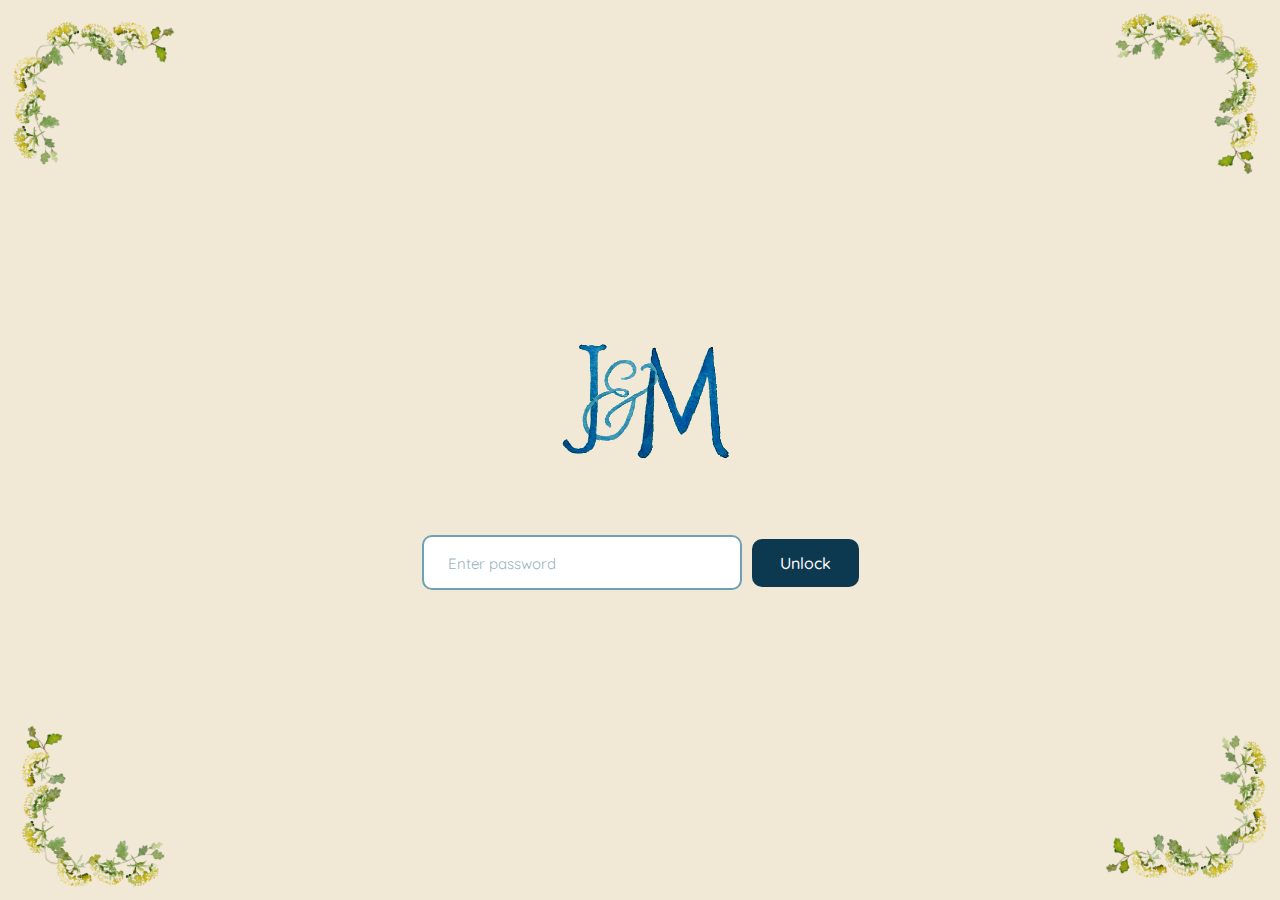
<file: index.html>
<!doctype html>
<html lang="en">

<head>
  <meta name="viewport" content="width=device-width, initial-scale=1" />
  <meta charset="utf-8" />
  <title>Wedding Invitation - Joaquin & Marita</title>
  <meta name="description" content="Join us for the wedding." />

  <!-- Open Graph / Social Media -->
  <meta property="og:title" content="Joaquin & Marita - Wedding Invitation" />
  <meta property="og:description" content="Join us for our wedding celebration." />
  <meta property="og:image" content="https://joaquinemarita.com/assets/img/logoJyMsm.png" />
  <meta property="og:type" content="website" />

  <!-- Favicon -->
  <link rel="icon" type="image/png" href="assets/img/logoJyM.png" />

  <link rel="stylesheet" href="assets/css/style.css" />
  <link rel="preconnect" href="https://fonts.googleapis.com" />
  <link rel="preconnect" href="https://fonts.gstatic.com" crossorigin />
  <link
    href="https://fonts.googleapis.com/css2?family=Quicksand:wght@300..700&family=Source+Sans+3:ital,wght@0,300..900;1,300..900&display=swap"
    rel="stylesheet" />
</head>

<body>
  <!-- Login Overlay -->
  <div id="login-overlay" class="login-overlay">
    <div class="login-decoration top-left"></div>
    <div class="login-decoration top-right"></div>
    <div class="login-decoration bottom-left"></div>
    <div class="login-decoration bottom-right"></div>

    <div class="login-content">
      <img class="login-logo" src="assets/img/logoJyM.png" alt="J&M Logo" />
      <div class="login-form">
        <input type="password" id="password-input" class="password-input" placeholder="Enter password"
          autocomplete="off" />
        <button id="unlock-btn" class="unlock-btn">Unlock</button>
      </div>
      <p id="error-message" class="error-message" hidden>Incorrect password. Please try again.</p>
    </div>
  </div>

  <div class="landing-quicksand" id="main-content"></div>

  <template id="site-content">
    <nav class="navbar">
      <a class="navbar-brand" href="#inicio">
        <img class="img-logo-nav" src="./assets/img/logoJyM.png" alt="Logo JyM" />
      </a>
      <button class="hamburger" aria-label="Toggle menu" aria-expanded="false">
        <span></span>
        <span></span>
        <span></span>
      </button>
      <ul class="nav-links">
        <li><a href="#ceremony">The Weekend</a></li>
        <li><a href="#rsvp" class="rsvp-link">RSVP</a></li>
        <li><a href="#travel">Travel</a></li>
        <li><a href="#gifts">Gifts</a></li>
      </ul>
    </nav>

    <section class="inicio" id="inicio">
      <div class="imagen-inicio">
        <picture>
          <source srcset="assets/img/Header-orizz.png" media="(min-width: 601px)" />
          <img class="img-sitio" src="assets/img/Header sito.png" alt="Wedding header illustration" />
        </picture>
      </div>

      <div class="titulos-inicio">
        <h1 class="hero-title">11th of July 2026</h1>
        <h1 class="hero-subtitle">Montalto di Castro</h1>
      </div>
    </section>

    <section class="the-weekend">
      <div class="division divider-main">
        <img class="cornice-puffetti" src="assets/img/Cornice puffetti e querce.png" alt="Decorative floral border" />
        <img class="cornice-puffetti" src="assets/img/Cornice puffetti e querce.png" alt="Decorative floral border" />
        <img class="cornice-puffetti" src="assets/img/Cornice puffetti e querce.png" alt="Decorative floral border" />
        <img class="cornice-puffetti" src="assets/img/Cornice puffetti e querce.png" alt="Decorative floral border" />
        <img class="cornice-puffetti" src="assets/img/Cornice puffetti e querce.png" alt="Decorative floral border" />
      </div>

      <article class="event-section ceremony" id="ceremony">
        <div class="title-container">
          <h2 class="title-weekend">Wedding Ceremony</h2>
          <div class="info-date">
            <p class="p">Saturday 11th of July 2026 at 17h</p>
          </div>
        </div>

        <div class="event-body">
          <div class="img-container">
            <img class="img-event img-ceremony" src="assets/img/Chiesa.png" alt="Chiesa di Santa Maria Assunta"
              loading="lazy" />
          </div>

          <div class="event-details text-ceremony-align">
            <div class="info-date desktop-only">
              <p class="p">Saturday 11th of July 2026 at 17h</p>
            </div>

            <div class="location-wrapper">
              <p class="event-venue p">Chiesa di Santa Maria Assunta</p>

              <div class="address-row">
                <img class="location-pin" src="assets/img/pasador-de-ubicacion.png" alt="Location pin" />
                <div class="address-text-block">
                  <p class="address-street">Via S. Paolo della Croce, 3</p>
                  <p class="address-city">Montalto di Castro</p>
                </div>
              </div>

              <a href="https://maps.app.goo.gl/4UdSwKq5dqxNddnt9" target="_blank" rel="noopener noreferrer"
                class="button-2">Directions</a>
            </div>

            <p class="dress-code">Dress code:<br> Formal attire – blue suit</p>
          </div>
        </div>
      </article>

      <div class="division">
        <img class="cornice-puffetti" src="assets/img/Cornice puffetti e querce.png" alt="Decorative floral border" />
        <img class="cornice-puffetti" src="assets/img/Cornice puffetti e querce.png" alt="Decorative floral border" />
        <img class="cornice-puffetti" src="assets/img/Cornice puffetti e querce.png" alt="Decorative floral border" />
      </div>

      <article class="event-section cocktail-and-dinner" id="cocktail">
        <div class="title-container">
          <h2 class="title-weekend">Cocktail and Dinner Party</h2>
          <p class="p">Saturday 11th of July 2026 at 18.30h</p>
        </div>
        <div class="img-container">
          <img class="img-event img-dinner" src="assets/img/Ceremony - Villa senza cielo .png" alt="La Rovere venue"
            loading="lazy" />
        </div>

        <div class="event-details">
          <div class="location-wrapper">
            <p class="event-venue p">La Rovere</p>

            <div class="address-row">
              <img class="location-pin" src="assets/img/pasador-de-ubicacion.png" alt="Location pin" />
              <div class="address-text-block">
                <p class="address-street">Strada della Ramata, 1</p>
                <p class="address-city">Montalto di Castro</p>
              </div>
            </div>

            <a href="https://maps.app.goo.gl/Bjmwe58FS7nrcEnD6" target="_blank" rel="noopener noreferrer"
              class="button-2">Directions</a>
          </div>
        </div>
      </article>
    </section>

    <section class="RSVP" id="rsvp">
      <div class="wrapper-RSVP">
        <h2 class="title-weekend">RSVP</h2>
        <p class="form-italic-title">
          Please provide the following information
        </p>
        <form class="form" action="https://formsubmit.co/joaquinemarita@alfafcm.com" method="POST" id="rsvp-form">
          <input type="hidden" name="_subject" value="Nueva confirmación de asistencia - Boda Joaquin & Marita">
          <input type="hidden" name="_template" value="table">
          <input type="hidden" name="_captcha" value="false">
          <!-- Honeypot anti-spam field (hidden from humans, bots fill it) -->
          <div style="position:absolute;left:-9999px;top:-9999px;" aria-hidden="true">
            <label for="website">Website</label>
            <input type="text" id="website" name="website" tabindex="-1" autocomplete="off" />
          </div>
          <fieldset class="personal-fieldset">
            <legend class="fieldset-legend">Personal Information</legend>
            <div class="form-row">
              <div class="input-wrapper">
                <label class="input-label" for="name">Name <span class="required-star">*</span></label>
                <input class="input-field" type="text" id="name" name="first_name" placeholder="Enter your first name"
                  required />
              </div>
              <div class="input-wrapper">
                <label class="input-label" for="surname">Surname <span class="required-star">*</span></label>
                <input class="input-field" type="text" id="surname" name="last_name" placeholder="Enter your last name"
                  required />
              </div>
            </div>
          </fieldset>
          <fieldset class="address-fieldset">
            <legend class="fieldset-legend">Address</legend>
            <div class="input-wrapper">
              <label class="input-label" for="street">Street <span class="required-star">*</span></label>
              <input class="input-field" type="text" id="street" name="street"
                placeholder="Enter your street name and number" required />
            </div>
            <div class="form-row">
              <div class="input-wrapper">
                <label class="input-label" for="city">City <span class="required-star">*</span></label>
                <input class="input-field" type="text" id="city" name="city" placeholder="Enter your city" required />
              </div>
              <div class="input-wrapper">
                <label class="input-label" for="postal-code">Postal Code <span class="required-star">*</span></label>
                <input class="input-field" type="text" id="postal-code" name="postal_code"
                  placeholder="Enter your postal code" required />
              </div>
            </div>
            <div class="form-row">
              <div class="input-wrapper">
                <label class="input-label" for="province">Province/Region <span class="required-star">*</span></label>
                <input class="input-field" type="text" id="province" name="province_region"
                  placeholder="Enter your State or region" required />
              </div>
              <div class="input-wrapper">
                <label class="input-label" for="country">Country <span class="required-star">*</span></label>
                <input class="input-field" type="text" id="country" name="country" placeholder="Enter your country"
                  required />
              </div>
            </div>
          </fieldset>
          <fieldset class="attendance-fieldset">
            <legend class="fieldset-legend">
              Will you be attending? <span class="required-star">*</span>
            </legend>
            <div class="radio-options-container">
              <div class="radio-option">
                <input type="radio" id="attending-yes" name="attending" value="yes" class="radio-input" required />
                <label for="attending-yes">Yes</label>
              </div>
              <div class="radio-option">
                <input type="radio" id="attending-no" name="attending" value="no" class="radio-input" required />
                <label for="attending-no">No</label>
              </div>
            </div>
          </fieldset>
          <div class="input-wrapper">
            <label for="food-restrictions" class="fieldset-legend">Food restrictions</label>
            <p class="text-wrapper-21">
              Please let us know if you have any food restrictions or
              allergies we should be aware of
            </p>
            <textarea class="input-field" id="food-restrictions" name="food-restrictions"
              placeholder="e.g. Vegetarian, gluten-free, peanut allergy..." rows="4"></textarea>
          </div>
          <div class="submit-button-container">
            <button type="submit" class="button-2" id="rsvp-submit-btn">Submit</button>
          </div>
        </form>
        <!-- Modal de Confirmación -->
        <div id="rsvp-modal" class="modal-overlay" hidden>
          <div class="modal-content rectangular">
            <img class="modal-dogs-img" src="assets/img/Cornice cani.png" alt="Two dogs with flowers decoration" />
            <h3 class="modal-title">Thank you!</h3>
            <p class="modal-message">Your RSVP has been successfully sent.</p>
            <img class="modal-check-img" src="assets/img/comprobado (1).png" alt="Confirmation check" />
            <button type="button" class="button-2 modal-close-btn" onclick="closeRSVPModal()">Close</button>
          </div>
        </div>
      </div>
    </section>

    <section class="travel" id="travel" aria-labelledby="travel-heading">
      <img class="cornice-puffetti" src="assets/img/Cornice puffetti e querce.png" alt="Decorative floral border" />
      <h2 id="travel-heading" class="title-weekend">TRAVELING TO MONTALTO</h2>
      <article class="how-to-get-here">
        <h3 class="sub-heading">How to get here</h3>
        <div class="columns-container">
          <div class="column column-image">
            <div class="img-container">
              <img class="how-to-get-here" src="assets/img/How to get here .png" alt="Airport illustration"
                loading="lazy" />
            </div>
          </div>
          <div class="column column-text-desktop">
            <p class="the-easiest-way-to">
              The easiest way to reach Montalto di Castro from abroad is by flying into Rome Fiumicino Airport (about
              100 km away).
            </p>
            <p class="airlines-text">
              Most international airlines have direct flights to Fiumicino.
            </p>
            <p class="text-wrapper-29 desktop-only">
              From the airport or from Rome, we strongly recommend renting a
              car, as the area of Montalto does not have taxi services or
              Uber.
            </p>
          </div>
        </div>
        <p class="airlines-text mobile-text">
          Most international airlines have direct flights to Fiumicino.
        </p>
        <div class="text-second mobile-only">
          <p class="text-wrapper-29">
            From the airport or from Rome, we strongly recommend renting a
            car, as the area of Montalto does not have taxi services or
            Uber.
          </p>
        </div>
        <div class="text-third">
          <p class="text-wrapper-28">
            Montalto di Castro is also accessible by train from Rome, with a
            local train station on the main coastal line. However, once in
            town, transportation options are limited, so a car is still
            recommended for getting around comfortably.
          </p>
        </div>
      </article>
      <article class="where-to-stay">
        <h3 class="sub-heading">Where to stay</h3>
        <div class="img-container">
          <img class="where-to-stay-2" src="assets/img/Where to stay 2.png" alt="Hotel illustration" loading="lazy" />
        </div>
        <p class="we-have-put-together">
          <span class="span">We have put together a list of several hotels available in the
            area. <br /><br />The three hotels located in Montalto di Castro
            have a special rate available for our guests with the code
          </span>
          <span class="text-wrapper-31">"Matrimonio Joaquin e Marita"</span>
        </p>
        <p class="book-early-notice">We suggest you book your accommodation early as availability
          is limited, especially during the busy summer season!</p>
        <img class="vector-3" src="assets/img/paint-roller-rectangle-sm.svg" alt="" role="presentation" />
      </article>
      <div class="component">
        <p class="click-here-to-view">
          <span class="toggle-prefix">Click </span>
          <a href="#" id="view-hotels-link" style="color: #0d3950;">here</a>
          <span class="toggle-suffix"> to view hotels</span>
        </p>
        <div id="hotel-list-container"></div>
      </div>
    </section>

    <section class="around-montalto" id="around-montalto" aria-labelledby="around-montalto-heading">
      <h2 id="around-montalto-heading" class="title-weekend">Around Montalto</h2>
      <p class="around-montalto-intro">
        The area around Montalto offers many activities, from relaxing days at the beach to exploring the local culture
        and heritage, including great food!
      </p>
      <p class="around-montalto-intro">
        Everything is close enough but keep in mind there is always some driving involved. Also we advise you book the
        restaurants and the beaches in advance as summer can get very busy around here.
      </p>
      <p class="around-montalto-subtitle"><em>Here are a few recommendations:</em></p>

      <div class="recommendations-wrapper">
        <div class="tabs" role="tablist" aria-label="Recommendations">
          <button class="tab-button active" role="tab" aria-selected="true" aria-controls="panel-beaches"
            data-tab="beaches">BEACHES</button>
          <button class="tab-button" role="tab" aria-selected="false" aria-controls="panel-cultural"
            data-tab="cultural">CULTURAL</button>
          <button class="tab-button" role="tab" aria-selected="false" aria-controls="panel-restaurants"
            data-tab="restaurants">RESTAURANTS</button>
        </div>
        <div class="recommendations-card">

          <div id="panel-beaches" class="tab-panel active" role="tabpanel">
            <ul class="recommendations-list">
              <li>Ultima Spiaggia – Chiarone</li>
              <li>La Dogana – Pescia Romana</li>
              <li>Carmen Bay – Macchia Tonda</li>
              <li>Jacaré – La Torba</li>
              <li>Frigidaire – Capalbio</li>
              <li>Le Streghe – Orbetello</li>
            </ul>
            <img class="tab-panel-img" src="assets/img/tab-beaches.png" alt="Beach umbrella illustration"
              loading="lazy" />
          </div>

          <div id="panel-cultural" class="tab-panel" role="tabpanel">
            <ul class="recommendations-list">
              <li>Parco Archeologico di Vulci</li>
              <li>Tarquinia and the Museo Archeologico</li>
              <li>Borgo di Capalbio Alto</li>
              <li>Hypermaremma Installations</li>
              <li>Il Giardino dei Tarocchi – Capalbio</li>
              <li>Palazzo Farnese – Caprarola</li>
              <li>Giardini di Bomarzo – Bomarzo</li>
              <li>Villa Lante – Bagnaia</li>
            </ul>
            <img class="tab-panel-img" src="assets/img/tab-cultural.png" alt="Italian village illustration"
              loading="lazy" />
          </div>

          <div id="panel-restaurants" class="tab-panel" role="tabpanel">
            <ul class="recommendations-list">
              <li>Le Murelle – Montalto di Castro</li>
              <li>Namo Ristobottega – Tarquinia</li>
              <li>La Dogana – Pescia Romana</li>
              <li>Carmen Bay – Macchia Tonda</li>
              <li>La Selva – Capalbio</li>
              <li>Il Frantoio – Capalbio</li>
              <li>Il Fontanile dei Caprai – Capalbio</li>
              <li>La Capanna del Circolo S. Irma – Capalbio</li>
              <li>Da Tullio – Capalbio</li>
              <li>Ristorante La Porta – Capalbio</li>
              <li>Trattoria A Marsi – Marsiliana</li>
            </ul>
            <img class="tab-panel-img" src="assets/img/tab-restaurants.png" alt="Pasta dish illustration"
              loading="lazy" />
          </div>
        </div>
      </div>
    </section>

    <section class="wedding-gifts" id="gifts" aria-labelledby="wedding-gifts-heading">
      <img class="wedding-gifts-img" src="assets/img/Cornice semplice.png" alt="Decorative floral frame" />
      <h2 id="wedding-gifts-heading" class="title-weekend">Wedding Gifts</h2>
      <p class="wedding-gifts-text">
        The greatest gift is to celebrate with you in Montalto, but if you wish to make us a present please click on the
        link below
      </p>
      <a href="https://given2.us/JoaquinMarita-11-07-2026/list" target="_blank" rel="noopener noreferrer"
        class="button-2 wishlist-button">Wishlist</a>
      <p class="registry-intro">We also have a registry at:</p>
      <ul class="registry-list">
        <li>Chez Dédé Store – Via di Monserrato 35</li>
        <li>Vio's Shop – Via degli Orsini 25</li>
        <li>Molto Collectibles – Piazza Bainsizza 13</li>
      </ul>
    </section>

    <section class="faq-section" id="faq" aria-labelledby="faq-heading">
      <img class="faq-header-img" src="assets/img/Cornice cani.png" alt="Two dogs with flowers decoration" />
      <h2 id="faq-heading" class="title-weekend">FAQ's</h2>

      <div class="faq-item">
        <button class="faq-toggle" aria-expanded="false">
          <span>Parking at the church</span>
          <span class="faq-arrow">&#9662;</span>
        </button>
        <div class="faq-answer">
          <p>There are no private garages or parking facilities in the town of Montalto di Castro, but you will be able
            to find street parking close to the old town in dedicated areas such as:</p>
          <ul>
            <li>Via Gravisca</li>
            <li>Piazza Felice Guglielmi</li>
            <li>Via Aurelia Tarquinia</li>
            <li>Viale Giuseppe Garibaldi</li>
          </ul>
        </div>
      </div>

      <hr class="faq-divider" />

      <div class="faq-item">
        <button class="faq-toggle" aria-expanded="false">
          <span>What to wear</span>
          <span class="faq-arrow">&#9662;</span>
        </button>
        <div class="faq-answer">
          <p>
            We kindly invite our guests to dress in elegant formal attire. Gentlemen are encouraged to wear navy blue
            suits with a tie (please avoid black or light blue suits and bow ties), and ladies to wear elegant cocktail
            or midi dresses (please avoid black dresses).
          </p>
          <p>
            As the ceremony will be held in a church, we suggest that ladies bring something to cover their shoulders, a
            shawl will be perfectly suitable. Stiletto heels should be avoided as the wedding will take place entirely
            in a garden.
          </p>
        </div>
      </div>

      <hr class="faq-divider" />

      <div class="faq-item">
        <button class="faq-toggle" aria-expanded="false">
          <span>Further information</span>
          <span class="faq-arrow">&#9662;</span>
        </button>
        <div class="faq-answer">
          <p>
            For any questions don't hesitate to contact us by email at
            <a href="mailto:joaquinemarita@alfafcm.com">joaquinemarita@alfafcm.com</a>
            or via WhatsApp at
            <a href="https://wa.me/393407009445">+39 340 700 9445</a>.
          </p>
        </div>
      </div>

      <hr class="faq-divider" />
    </section>
    <div class="division divider-main footer-divider">
      <img class="cornice-puffetti" src="assets/img/Cornice puffetti e querce.png" alt="Decorative floral border" />
      <img class="cornice-puffetti" src="assets/img/Cornice puffetti e querce.png" alt="Decorative floral border" />
      <img class="cornice-puffetti" src="assets/img/Cornice puffetti e querce.png" alt="Decorative floral border" />
      <img class="cornice-puffetti" src="assets/img/Cornice puffetti e querce.png" alt="Decorative floral border" />
      <img class="cornice-puffetti" src="assets/img/Cornice puffetti e querce.png" alt="Decorative floral border" />
    </div>

    <div class="illustrator-credit">
      <p id="illustrator-credit-p">Illustrations by @tildecor_ ♥</p>
    </div>
  </template>

  <script src="js/script.js"></script>
</body>

</html>
</file>
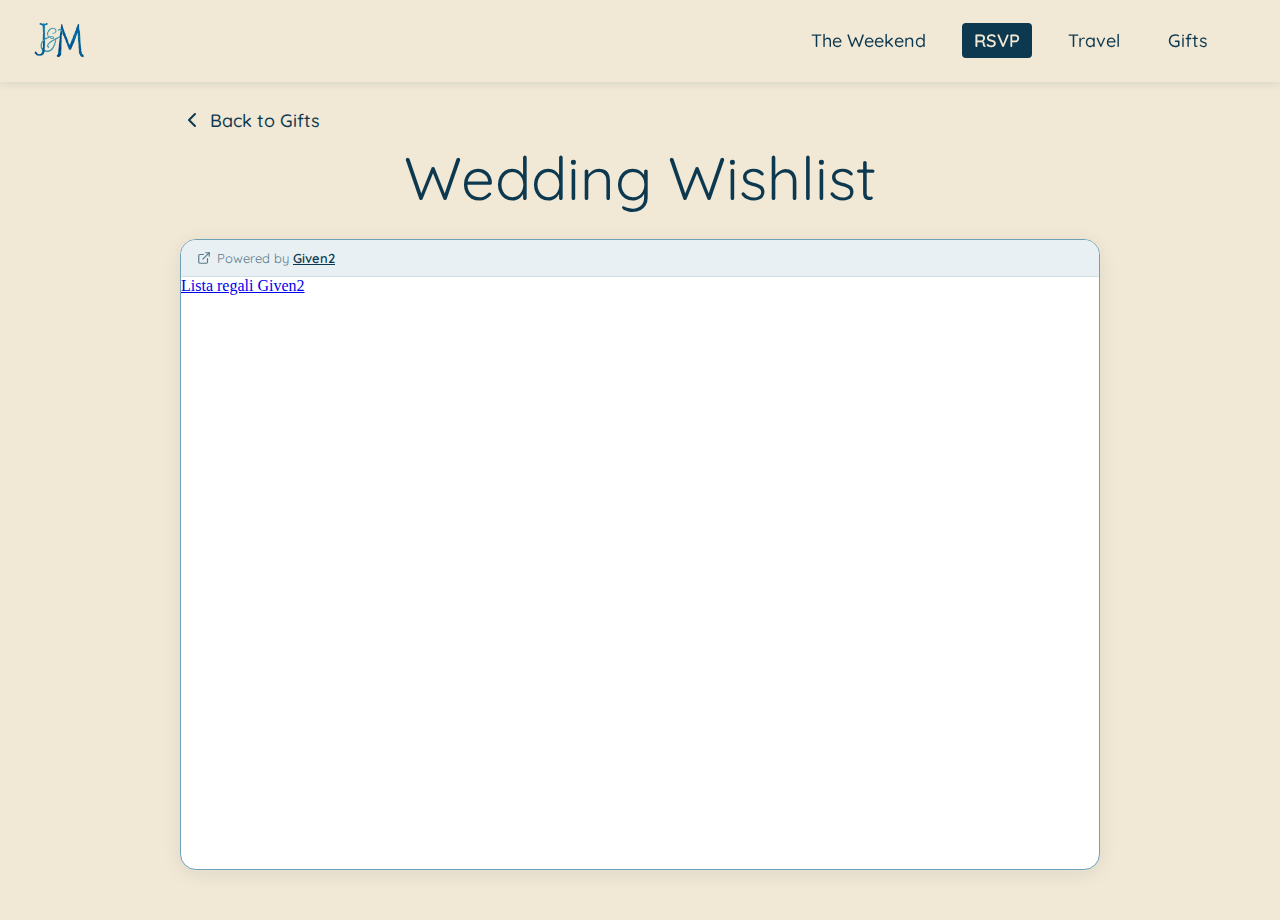
<file: wishlist.html>
<!doctype html>
<html lang="en">

<head>
    <meta name="viewport" content="width=device-width, initial-scale=1" />
    <meta charset="utf-8" />
    <title>Wishlist - Joaquin & Marita</title>
    <meta name="robots" content="noindex, nofollow" />
    <meta http-equiv="X-Robots-Tag" content="noindex, nofollow" />

    <!-- Favicon -->
    <link rel="icon" type="image/png" href="assets/img/logoJyM.png" />

    <link rel="stylesheet" href="assets/css/style.css" />
    <link rel="preconnect" href="https://fonts.googleapis.com" />
    <link rel="preconnect" href="https://fonts.gstatic.com" crossorigin />
    <link
        href="https://fonts.googleapis.com/css2?family=Quicksand:wght@300..700&family=Source+Sans+3:ital,wght@0,300..900;1,300..900&display=swap"
        rel="stylesheet" />
</head>

<body>
    <div class="landing-quicksand">
        <nav class="navbar navbar-visible">
            <a class="navbar-brand" href="index.html#gifts">
                <img class="img-logo-nav visible" src="./assets/img/logoJyM.png" alt="Logo JyM" />
            </a>
            <ul class="nav-links">
                <li><a href="index.html#ceremony">The Weekend</a></li>
                <li><a href="index.html#rsvp" class="rsvp-link">RSVP</a></li>
                <li><a href="index.html#travel">Travel</a></li>
                <li><a href="index.html#gifts">Gifts</a></li>
            </ul>
        </nav>

        <div class="wishlist-page">
            <a href="index.html#gifts" class="back-arrow" aria-label="Back to Gifts">
                <svg width="24" height="24" viewBox="0 0 24 24" fill="none" stroke="currentColor" stroke-width="2"
                    stroke-linecap="round" stroke-linejoin="round">
                    <polyline points="15 18 9 12 15 6"></polyline>
                </svg>
                <span>Back to Gifts</span>
            </a>

            <h2 class="title-weekend wishlist-title">Wedding Wishlist</h2>

            <div class="wishlist-widget-wrapper">
                <div class="widget-label">
                    <svg width="14" height="14" viewBox="0 0 24 24" fill="none" stroke="currentColor" stroke-width="2"
                        stroke-linecap="round" stroke-linejoin="round">
                        <path d="M18 13v6a2 2 0 0 1-2 2H5a2 2 0 0 1-2-2V8a2 2 0 0 1 2-2h6"></path>
                        <polyline points="15 3 21 3 21 9"></polyline>
                        <line x1="10" y1="14" x2="21" y2="3"></line>
                    </svg>
                    <span>Powered by <a href="https://given2.com" target="_blank"
                            rel="noopener noreferrer">Given2</a></span>
                </div>
                <div class="wishlist-widget">
                    <a href="https://given2.com/it/" class="g2Widget" rel="list-gn9iNsz">Lista regali Given2</a>
                </div>
            </div>
        </div>
    </div>

    <script src="//given2.net/g2.js" defer></script>
    <script>
        // Fix Given2 iframe scrolling after it loads
        document.addEventListener('DOMContentLoaded', () => {
            const observer = new MutationObserver((mutations) => {
                const iframe = document.querySelector('.wishlist-widget iframe');
                if (iframe) {
                    iframe.setAttribute('scrolling', 'yes');
                    iframe.style.height = '100%';
                    observer.disconnect();
                }
            });
            observer.observe(document.querySelector('.wishlist-widget'), {
                childList: true,
                subtree: true
            });
        });
    </script>
</body>

</html>
</file>
<file: assets/css/style.css>
/* --- GLOBAL RESET & FONTS --- */
* {
  margin: 0px;
  padding: 0px;
  box-sizing: border-box;
}

html {
  scroll-behavior: smooth;
  scroll-padding-top: 70px;
  overflow-x: hidden;
}

h1,
h2,
h3,
h4,
h5,
h6 {
  font-family: "Quicksand", sans-serif;
  font-weight: 500;
  color: #0d3950;
}

p {
  font-family: "Source Sans 3", sans-serif;
  font-weight: 400;
  color: #0d3950;
  font-size: 24px;
}

.landing-quicksand {
  background-color: #f1e8d5;
  overflow-x: hidden;
  padding-bottom: 20px;
}

/* --- COMPONENTS --- */

/* Navbar */
.navbar {
  position: fixed;
  top: 0;
  left: 0;
  width: 100%;
  z-index: 1000;
  background: #f1e8d5;
  display: flex;
  justify-content: space-between;
  align-items: center;
  padding: 8px 20px;
  transition: box-shadow 0.3s ease;
}

.navbar.scrolled {
  box-shadow: 0 2px 8px rgba(13, 57, 80, 0.1);
}

.img-logo-nav {
  padding: 5px;
  max-width: 75px;
  height: auto;
  opacity: 0;
  transition: opacity 0.3s ease;
  cursor: pointer;
}

.img-logo-nav:hover {
  opacity: 0.8 !important;
}

.img-logo-nav.visible {
  opacity: 1;
}

.nav-links {
  display: flex;
  gap: 24px;
  list-style: none;
  align-items: center;
  margin: 0;
  margin-right: 40px;
}

.nav-links a {
  text-decoration: none;
  font-family: "Quicksand", sans-serif;
  font-size: 18px;
  font-weight: 500;
  color: #0d3950;
  transition: opacity 0.2s;
  padding: 6px 12px;
}

.nav-links a:hover {
  text-decoration: underline;
  opacity: 0.8;
}

.nav-links a.rsvp-link {
  color: #f1e8d5;
  font-weight: 600;
  background-color: #0d3950;
  border-radius: 4px;
  transition: background-color 0.2s ease;
}

.nav-links a.rsvp-link:hover {
  text-decoration: none;
  opacity: 1;
  background-color: #1a4a63;
}

.hamburger {
  display: none;
  flex-direction: column;
  justify-content: center;
  gap: 5px;
  background: none;
  border: none;
  cursor: pointer;
  padding: 5px;
}

.hamburger span {
  display: block;
  width: 25px;
  height: 3px;
  background-color: #0d3950;
  border-radius: 2px;
  transition: transform 0.3s ease, opacity 0.3s ease;
}

.hamburger.open span:nth-child(1) {
  transform: translateY(8px) rotate(45deg);
}

.hamburger.open span:nth-child(2) {
  opacity: 0;
}

.hamburger.open span:nth-child(3) {
  transform: translateY(-8px) rotate(-45deg);
}

/* Buttons */
.button-2 {
  display: inline-block;
  background-color: #123446;
  color: white;
  padding: 10px 24px;
  text-decoration: none;
  border-radius: 10px;
  font-size: 20px;
  border: none;
  cursor: pointer;
  font-family: "Source Sans 3", sans-serif;
  transition: opacity 0.2s;
}

.button-2:hover {
  opacity: 0.85;
}

.location-wrapper .button-2 {
  margin-bottom: 15px;
}

/* --- HERO SECTION --- */
.inicio {
  text-align: center;
  padding-top: 80px;
}

.img-sitio {
  width: 100%;
  max-width: 1100px;
  height: auto;
  display: block;
  margin: 0 auto;
}

.titulos-inicio {
  padding-top: 20px;
  padding-bottom: 15px;
}

.hero-title,
.hero-subtitle {
  font-size: 30px;
}

.hero-title {
  margin-bottom: 15px;
}

/* --- DIVIDERS (Flores) --- */
.division {
  display: flex;
  justify-content: center;
  align-items: center;
  gap: 0px;
  width: 95%;
  margin: 60px auto;
  overflow: hidden;
  height: 110px;
  flex-wrap: wrap;
}

.cornice-puffetti {
  max-width: 250px;
  height: auto;
  flex-shrink: 0;
}

/* --- EVENT SECTIONS (Shared Styles) --- */
.event-section {
  max-width: 1100px;
  margin: 0 auto;
  padding: 0;
}

.ceremony {
  max-width: 1050px;
  margin: 0 auto;
  padding: 0;
}

.cocktail-and-dinner {
  max-width: 1050px;
  margin: 0 auto;
  padding: 0;
  margin-bottom: 15px;
}

.cocktail-and-dinner .event-venue {
  padding-top: 40px;
  padding-bottom: 20px;
  margin: 0;
}

.cocktail-and-dinner .location-wrapper {
  padding-bottom: 100px;
}

.cocktail-and-dinner .title-weekend {
  margin-bottom: 25px;
}

/* Ocultar fecha mobile en desktop */
.title-container .info-date {
  display: none;
}

/* Mostrar fecha desktop al costado */
.event-details>.info-date {
  display: block;
}

/* Espacio extra para la primera división */
.divider-main {
  margin-top: 50px;
  margin-bottom: 50px;
}

/* División después de ceremony */
.ceremony+.division {
  margin-top: 50px;
  margin-bottom: 50px;
}

/* Dresscode en una sola línea en desktop */
.dress-code {
  white-space: nowrap;
}

.dress-code br {
  display: none;
}

.title-container {
  text-align: center;
  margin-bottom: 30px;
  margin-top: 40px;
}

.title-weekend {
  font-size: clamp(24px, 6vw, 60px);
  font-weight: normal;
  margin-bottom: 10px;
}

.info-wedding {
  text-align: center;
  margin-bottom: 60px;
}

.event-body {
  display: flex;
  justify-content: center;
  gap: 80px;
  align-items: stretch;
  /* Obliga a la columna de texto a tener la altura de la imagen */
  padding-top: 20px;
}

.event-details {
  display: flex;
  flex-direction: column;
  /* Acerca los elementos al centro sin afectar gaps internos */
  justify-content: center;
  align-items: center;
  /* ¡CRUCIAL! Esto evita que el botón se estire al 100% */
  text-align: center;
  width: 100%;
}

.info-date {
  width: 100%;
  margin-bottom: 80px;
}

/* Mueve el "Saturday" hacia arriba solo en desktop sin afectar el resto */
@media (min-width: 769px) {
  .ceremony .event-details>.info-date.desktop-only {
    transform: translateY(10px);
  }
}

.location-wrapper {
  display: flex;
  flex-direction: column;
  justify-content: center;
  /* Centra verticalmente este bloque */
  align-items: center;
  /* Centra horizontalmente el contenido (incluido el botón) */
  gap: 25px;
  /* Espacio entre Iglesia, Dirección y Botón */
}

/* Event Images */
.img-event {
  height: auto;
  display: block;
}

.img-ceremony {
  width: 700px;
  max-width: 100%;
}

.img-dinner {
  width: 100%;
  max-width: 1100px;
  margin: 0 auto;
}

/* Clase especial para alinear texto con la cruz de la iglesia */
.text-ceremony-align {
  padding-top: 15px;
}

.event-venue {
  font-size: 28px;
  margin-top: 20px;
  margin-bottom: 45px;
  line-height: 1.2;
}

.dress-code {
  margin-top: 25px;
  padding-bottom: 5px;
  font-size: 20px;
  width: 100%;
}

/* Desktop: dresscode más arriba */
.ceremony .dress-code {
  margin-top: 25px;
}

.address-row {
  display: flex;
  gap: 12px;
  align-items: flex-start;
  /* Alinea el pin con la primera línea de texto */
  text-align: left;
  /* Para que la calle y ciudad se lean bien */
}

.location-pin {
  width: 18px;
  margin-top: 5px;
}

.address-text-block {
  display: flex;
  flex-direction: column;
  align-items: center;
}

.address-street {
  margin-bottom: 15px;
  /* Espaciado uniforme */
}

/* --- RSVP SECTION --- */
.RSVP {
  background-image: url("../img/Fondo\ righe\ trasparente.png");
  background-repeat: repeat;
  background-position: center;
  text-align: center;
  padding: 40px 20px;
}

.wrapper-RSVP {
  background-color: #f1e8d5;
  border: 2px solid #6fa1b6;
  border-radius: 20px;
  padding: 40px;
  max-width: 700px;
  margin: 0 auto;
  text-align: left;
}

.wrapper-RSVP h2,
.wrapper-RSVP p {
  text-align: center;
}

.input-wrapper {
  display: flex;
  flex-direction: column;
  gap: 10px;
  width: 100%;
  margin-bottom: 24px;
}

.form-row {
  display: flex;
  gap: 25px;
}

.form-row .input-wrapper {
  flex: 1;
}

.input-label {
  color: #123446;
  font-size: 18px;
  font-family: "Quicksand", sans-serif;
  font-weight: 500;
}

.input-field {
  padding: 12px 16px;
  border-radius: 8px;
  border: 1.5px solid #6fa1b6;
  resize: none;
  background-color: white;
  font-size: 16px;
  font-family: "Quicksand", sans-serif;
  width: 100%;
  transition: border-color 0.2s, box-shadow 0.2s;
}

.input-field:focus {
  outline: none;
  border-color: #0d3950;
  box-shadow: 0 0 0 3px rgba(111, 161, 182, 0.3);
}

.required-star {
  color: #c0392b;
  font-weight: 600;
}

.rsvp-confirmation {
  text-align: center;
  padding: 30px;
}

.confirmation-message {
  font-size: 22px;
  color: #0d3950;
  font-family: "Quicksand", sans-serif;
  font-weight: 500;
}

.button-2.loading {
  opacity: 0.7;
  pointer-events: none;
}

.form-italic-title {
  font-family: "Source Sans 3", sans-serif;
  font-style: italic;
  font-weight: 500;
  font-size: 18px;
  margin-bottom: 25px;
}

.fieldset-legend {
  font-family: "Quicksand", sans-serif;
  font-size: 18px;
  font-weight: 600;
  color: #123446;
  margin-bottom: 15px;
}

.personal-fieldset,
.address-fieldset,
.attendance-fieldset {
  border: none;
  padding: 0;
  margin: 0 0 28px 0;
}

.radio-options-container {
  display: flex;
  justify-content: center;
  gap: 20px;
  margin-top: 10px;
}

.radio-option {
  display: flex;
  align-items: center;
}

.radio-option input[type="radio"] {
  appearance: none;
  -webkit-appearance: none;
  width: 14px;
  height: 14px;
  border: 2px solid #6fa1b6;
  border-radius: 50%;
  margin-right: 10px;
  cursor: pointer;
  position: relative;
  transition: all 0.2s ease;
  background: white;
  flex-shrink: 0;
}

.radio-option input[type="radio"]:checked {
  border-color: #0d3950;
  background: #0d3950;
  box-shadow: 0 0 0 2px white, 0 0 0 4px #0d3950;
}

.radio-option input[type="radio"]:hover {
  border-color: #0d3950;
}

.radio-option {
  display: flex;
  align-items: center;
  padding: 4px;
}

.radio-option label {
  font-family: "Quicksand", sans-serif;
  font-size: 18px;
  font-weight: 500;
  cursor: pointer;
  color: #123446;
}

.text-wrapper-21 {
  font-size: 18px;
  font-weight: 500;
  color: #123446;
  font-family: "Quicksand", sans-serif;
  margin-bottom: 15px;
}

.submit-button-container {
  text-align: center;
}

/* --- TRAVEL SECTION --- */
.travel {
  text-align: center;
  padding-top: 100px;
}

.travel>.cornice-puffetti {
  margin-bottom: 60px;
  margin-top: 50px;
}

.travel>.title-weekend {
  margin-bottom: 70px;
}

article.how-to-get-here {
  background: url("../img/htgh.png") no-repeat center / 100% 100%;
  padding: 40px 30px;
  margin-top: 0;
  position: relative;
}

article.how-to-get-here .columns-container {
  margin-top: 20px;
}

.columns-container {
  display: flex;
  align-items: center;
  gap: 20px;
  text-align: left;
}

.column-image {
  flex-basis: 50%;
}

.column-text-desktop {
  flex-basis: 70%;
  text-align: center;
}

.column-text-desktop p {
  text-align: center;
  margin-bottom: 12px;
}

.column-text-desktop p:last-child {
  margin-bottom: 0;
}

.airlines-text {
  text-align: center;
  margin-top: 8px;
  font-size: 24px;
}

.the-easiest-way-to,
.text-wrapper-29,
.text-wrapper-28 {
  font-size: 24px;
}

.text-wrapper-29 {
  margin-top: 35px;
  margin-bottom: 35px;
}

.mobile-only,
.mobile-text {
  display: none;
}

.text-third {
  margin-top: 25px;
  text-align: center;
}

.text-third p {
  text-align: center;
}

img.how-to-get-here {
  max-width: 100%;
  height: auto;
  margin-bottom: 20px;
}

article.where-to-stay {
  margin-top: 50px;
}

img.where-to-stay-2 {
  width: 100%;
  max-width: 700px;
  height: auto;
  margin: 20px 0;
}

/* Click here to view hotels link */
#view-hotels-link {
  color: #0d3950;
  font-weight: bold;
}

.text-wrapper-31 {
  font-weight: bold;
}

.book-early-notice {
  background: url("../img/Vector.png") no-repeat center / 100% 100%;
  padding: 10px 25px;
  margin: 25px auto;
  width: fit-content;
  white-space: nowrap;
}

@media (max-width: 768px) {
  .book-early-notice {
    white-space: normal;
    width: auto;
    padding: 10px 20px;
    margin: 15px 20px;
  }
}

/* Space between Click here and Around Montalto */
.component {
  margin-bottom: 80px;
}

@media (max-width: 768px) {
  .component {
    margin-bottom: 30px;
  }
}

.sub-heading {
  font-size: clamp(24px, 5vw, 40px);
  margin-bottom: 5px;
}

#hotel-list-container {
  margin-top: 20px;
  display: flex;
  flex-direction: column;
  align-items: center;
}


.hotel-card:nth-child(-n+3) {
  animation-delay: 0s;
}

.hotel-card:nth-child(n+4):nth-child(-n+6) {
  animation-delay: 0.1s;
}

.hotel-card:nth-child(n+7):nth-child(-n+9) {
  animation-delay: 0.2s;
}

.hotel-card:nth-child(n+10):nth-child(-n+12) {
  animation-delay: 0.3s;
}

.hotel-card:nth-child(n+13):nth-child(-n+15) {
  animation-delay: 0.4s;
}

.hotel-card:nth-child(n+16) {
  animation-delay: 0.5s;
}

/* Hotel grid */
.hotel-grid {
  display: flex;
  flex-wrap: wrap;
  justify-content: center;
  gap: 40px 30px;
  max-width: 1000px;
  margin: 0 auto;
  padding: 20px 0;
  animation: fadeSlideDown 0.4s ease both;
}

.hotel-card {
  display: flex;
  flex-direction: column;
  align-items: center;
  text-align: center;
  gap: 6px;
  width: calc((100% - 60px) / 3);
  animation: fadeIn 0.4s ease both;
}

.hotel-name {
  font-family: "Quicksand", sans-serif;
  font-size: 20px;
  font-weight: 600;
  color: #0d3950;
  margin-bottom: 4px;
}

.hotel-link {
  font-family: "Source Sans 3", sans-serif;
  font-size: 17px;
  color: #0d3950;
  text-decoration: underline;
  display: block;
}

.hotel-distance {
  font-family: "Source Sans 3", sans-serif;
  font-size: 15px;
  color: #5a7a8a;
  font-style: italic;
  margin-top: 4px;
}

/* --- AROUND MONTALTO SECTION --- */
.around-montalto {
  position: relative;
  text-align: center;
  padding: 40px 20px;
  max-width: 800px;
  margin: 0 auto;
  isolation: isolate;
}

.around-montalto::before {
  content: "";
  position: absolute;
  top: 0;
  bottom: 0;
  left: 50%;
  transform: translateX(-50%);
  width: 100vw;
  background: url("../img/bg yellow.png") no-repeat center / 100% 100%;
  z-index: -1;
}

.around-montalto-intro {
  width: 1100px;
  max-width: 100vw;
  position: relative;
  left: 50%;
  transform: translateX(-50%);
  margin: 20px 0;
  line-height: 1.6;
  padding: 0 40px;
}

.around-montalto-intro:first-of-type {
  margin-top: 40px;
}

.around-montalto-intro:last-of-type {
  margin-bottom: 20px;
}

.around-montalto-subtitle {
  margin: 25px 0 30px;
  font-size: 22px;
}

.recommendations-wrapper {
  margin: 0 auto;
}

.recommendations-card {
  background: #e6ddc9;
  border-radius: 0 0 16px 16px;
  padding: 30px 50px 40px;
  overflow: hidden;
}

.tabs {
  display: flex;
  gap: 0;
}

.tab-button {
  flex: 1;
  background: #d4c9b1;
  border: none;
  padding: 10px 24px;
  font-family: "Quicksand", sans-serif;
  font-size: 18px;
  font-weight: 600;
  color: #0d3950;
  cursor: pointer;
  border-radius: 0;
  transition: background 0.2s;
  position: relative;
}

.tab-button::after {
  content: '';
  position: absolute;
  bottom: 6px;
  left: 50%;
  transform: translateX(-50%) scaleX(0);
  width: 60%;
  height: 2px;
  background-color: #0d3950;
  transition: transform 0.35s ease;
}

.tab-button:first-child {
  border-radius: 12px 0 0 0;
}

.tab-button:last-child {
  border-radius: 0 12px 0 0;
}

.tab-button:hover {
  background: #ddd3bd;
}

.tab-button.active {
  background: #e6ddc9;
}

.tab-button.active::after {
  transform: translateX(-50%) scaleX(1);
}

.tab-panel {
  display: none;
  text-align: left;
  position: relative;
}

.tab-panel.active {
  display: block;
}

@keyframes fadeIn {
  from {
    opacity: 0;
    transform: translateY(8px);
  }

  to {
    opacity: 1;
    transform: translateY(0);
  }
}

@keyframes fadeSlideDown {
  from {
    opacity: 0;
    transform: translateY(-15px);
  }

  to {
    opacity: 1;
    transform: translateY(0);
  }
}

.tab-panel-img {
  position: absolute;
  bottom: -10px;
  right: -10px;
  width: 230px;
  height: auto;
  opacity: 1;
  pointer-events: none;
}

#panel-beaches .tab-panel-img {
  width: 270px;
}

#panel-cultural .tab-panel-img {
  width: 310px;
}

@media (max-width: 600px) {
  .tab-panel-img {
    display: none;
  }
}

.recommendations-list {
  list-style: none;
  padding-left: 20px;
}

.recommendations-list li {
  font-family: "Source Sans 3", sans-serif;
  font-size: 20px;
  color: #0d3950;
  padding: 12px 0;
  line-height: 1.5;
}

.recommendations-list li::before {
  content: "\2022";
  color: #6fa1b6;
  font-size: 14px;
  display: inline-block;
  width: 20px;
  margin-left: -20px;
}

/* --- WEDDING GIFTS SECTION --- */
.wedding-gifts {
  text-align: center;
  padding: 40px 20px;
  max-width: 600px;
  margin: 0 auto;
}

.wedding-gifts-img {
  max-width: 280px;
  height: auto;
  margin: 0 auto 20px;
  display: block;
}

.wedding-gifts-text {
  max-width: 500px;
  margin: 20px auto 30px;
  line-height: 1.6;
}

.wishlist-button {
  margin-bottom: 0;
}

.registry-intro {
  max-width: 500px;
  margin: 30px auto 15px;
  font-size: 24px;
  text-align: center;
  line-height: 1.6;
  font-family: "Source Sans 3", sans-serif;
  color: #0d3950;
}

.registry-list {
  list-style: none;
  padding-left: 0;
  max-width: 600px;
  margin: 0 auto 30px;
  text-align: center;
  line-height: 1.6;
  font-family: "Source Sans 3", sans-serif;
  color: #0d3950;
}

.registry-list li {
  max-width: 500px;
  margin: 0 auto;
  font-size: 20px;
  padding: 6px 0;
  line-height: 1.4;
  text-align: center;
  font-family: "Source Sans 3", sans-serif;
  color: #0d3950;
}

@media (min-width: 769px) {
  .wedding-gifts {
    padding: 60px 40px;
    max-width: 700px;
  }

  .wedding-gifts-text {
    max-width: 600px;
    margin: 30px auto 40px;
  }

  /* FAQ desktop - items more extensive */
  .faq-section {
    max-width: 900px;
    padding: 60px 60px;
  }

  .faq-item {
    padding: 0 20px;
  }

  .faq-toggle {
    padding: 20px 0;
  }

  /* Alineación vertical de textos en Ceremony - Desktop */
  .ceremony .text-ceremony-align {
    padding-top: 50px;
  }

  .ceremony .event-details>.info-date {
    margin-top: 60px;
    margin-bottom: 60px;
    transform: translateY(30px);
  }

  .ceremony .event-venue {
    transform: translateY(-25px);
  }

  .ceremony .address-row {
    transform: translateY(-55px);
  }

  .ceremony .location-wrapper>.button-2 {
    transform: translateY(-20px);
  }

  .ceremony .dress-code {
    transform: translateY(-20px);
  }

  .ceremony .address-street {
    margin-bottom: 20px;
  }
}

/* --- FAQ SECTION --- */
.faq-section {
  text-align: center;
  padding: 0 20px 40px;
  max-width: 900px;
  margin: 0 auto;
}

.faq-header-img {
  max-width: 250px;
  height: auto;
  margin: 0 auto 80px;
  display: block;
}

.faq-item {
  text-align: left;
}

.faq-toggle {
  background: none;
  border: none;
  width: 100%;
  display: flex;
  justify-content: space-between;
  align-items: center;
  padding: 15px 0;
  cursor: pointer;
  font-family: "Quicksand", sans-serif;
  font-size: 22px;
  font-weight: 600;
  color: #0d3950;
}

.faq-arrow {
  font-size: 18px;
  transition: transform 0.3s ease;
  display: inline-block;
}

.faq-toggle.open .faq-arrow {
  transform: rotate(180deg);
}

.faq-answer {
  max-height: 0;
  overflow: hidden;
  opacity: 0;
  padding: 0;
  line-height: 1.6;
  transition: max-height 0.4s ease, opacity 0.3s ease, padding 0.4s ease;
}

.faq-answer.open {
  max-height: 500px;
  opacity: 1;
  padding: 0 0 15px;
}

.faq-answer ul {
  list-style: disc;
  padding-left: 25px;
  margin-top: 10px;
}

.faq-answer li {
  font-family: "Source Sans 3", sans-serif;
  font-size: 20px;
  color: #0d3950;
  padding: 4px 0;
}

.faq-answer a {
  color: #0d3950;
}

.faq-divider {
  border: none;
  border-top: 1px solid #0d3950;
  margin: 0;
}

/* --- FOOTER --- */
.site-footer {
  text-align: center;
  padding: 30px 20px 10px;
}

.footer-decoration {
  max-width: 350px;
  height: auto;
  margin: 0 auto;
  display: block;
}

/* Footer divider - misma guirnalda que arriba */
.footer-divider {
  margin: 40px auto 20px;
  width: 95%;
  max-width: 100%;
  overflow: hidden;
}

/* Evitar doble linea en guirnaldas largas */
.divider-main {
  flex-wrap: nowrap;
}

/* Ocultar flores en guirnaldas largas para que no hagan wrap */
@media (max-width: 1200px) {
  .divider-main .cornice-puffetti:nth-last-child(1) {
    display: none;
  }
}

@media (max-width: 1055px) and (min-width: 601px) {

  .divider-main .cornice-puffetti:nth-last-child(1),
  .divider-main .cornice-puffetti:nth-last-child(2) {
    display: none;
  }
}

@media (max-width: 800px) and (min-width: 601px) {
  .divider-main .cornice-puffetti:nth-last-child(3) {
    display: none;
  }
}

/* --- RESPONSIVE: Desktop medium (max-width: 1100px) --- */
@media (max-width: 1100px) {
  .ceremony {
    max-width: 100%;
    padding: 0;
  }

  .event-body {
    gap: 40px;
  }

  .info-date .p {
    white-space: normal;
  }
}

/* --- RESPONSIVE: Tablet (max-width: 768px) --- */
@media (max-width: 768px) {

  /* Navbar: hamburger visible, links collapsed */
  .hamburger {
    display: flex;
  }

  .nav-links {
    display: none;
    flex-direction: column;
    position: absolute;
    top: 100%;
    left: 0;
    width: 100%;
    background: #f1e8d5;
    padding: 0 20px;
    max-height: 0;
    overflow: hidden;
    transition: max-height 0.3s ease, padding 0.3s ease;
  }

  .nav-links.open {
    display: flex;
    max-height: 300px;
    padding: 8px 20px 12px;
  }

  .nav-links li {
    padding: 6px 0;
    border-bottom: 1px solid rgba(13, 57, 80, 0.1);
  }

  .nav-links li:last-child {
    border-bottom: none;
  }

  .nav-links a {
    font-size: 17px;
  }

  .nav-links a.rsvp-link {
    background-color: #0d3950;
    color: #f1e8d5;
    border-radius: 4px;
  }

  /* Typography */
  p {
    font-size: 20px;
    line-height: 1.5;
  }

  /* Event layout: stack on tablet (dinner only) */
  .event-body {
    flex-direction: column;
    align-items: center;
    gap: 20px;
  }

  /* Ceremony keeps row layout on all screens, scales down */
  .ceremony .event-body {
    flex-direction: row;
    gap: 20px;
  }

  .ceremony .img-ceremony {
    width: 45vw;
  }

  .ceremony .event-details {
    font-size: 16px;
  }

  .ceremony .event-venue {
    font-size: 22px;
    margin-bottom: 20px;
  }

  .ceremony .dress-code {
    font-size: 16px;
  }

  .event-details {
    height: auto;
    justify-content: center;
  }

  .ceremony {
    padding: 0;
  }

  .cocktail-and-dinner {
    padding: 0;
  }

  /* Columns (Travel): stack vertical */
  .columns-container {
    flex-direction: column;
  }

  /* Around Montalto */
  .recommendations-card {
    padding: 25px 35px 30px;
  }

  .tab-button {
    padding: 6px 12px;
    font-size: 16px;
  }

  /* Hotel grid tablet */
  .hotel-grid {
    gap: 30px 20px;
  }

  .hotel-card {
    width: calc((100% - 20px) / 2);
  }
}

/* --- RESPONSIVE: Mobile (max-width: 600px) --- */
@media (max-width: 600px) {

  /* Hero */
  .inicio {
    padding-top: 80px;
  }

  .hero-title,
  .hero-subtitle {
    font-size: 22px;
  }

  /* Typography */
  p {
    font-size: 18px;
    line-height: 1.4;
  }

  .info-date .p,
  .event-venue {
    font-size: 16px;
    text-wrap: balance;
    max-width: 90%;
    margin-left: auto;
    margin-right: auto;
    text-align: center;
  }

  /* Title container menos espacio en mobile */
  .title-container {
    margin-bottom: 15px;
  }

  /* Fecha debajo del título solo en mobile */
  .title-container .info-date {
    display: block;
    margin-top: 8px;
    margin-bottom: 3px;
    text-align: center;
    width: 100%;
  }

  .title-container .info-date .p {
    font-size: 16px;
    color: #0d3950;
    margin: 0 auto;
    text-align: center;
    display: block;
    width: 100%;
    line-height: 1.3;
  }

  /* Ocultar la fecha del lateral en mobile */
  .event-details>.info-date {
    display: none;
  }

  /* Mostrar la fecha debajo del título solo en mobile */
  .title-container .info-date {
    display: block;
  }

  /* Ocultar fecha de desktop en mobile */
  .desktop-only {
    display: none !important;
  }

  /* Dresscode en dos líneas en mobile */
  .dress-code {
    white-space: normal;
  }

  .dress-code br {
    display: block;
  }

  /* Dividers - Guirnaldas decorativas en mobile */
  .division {
    height: auto;
    min-height: 35px;
    display: flex;
    justify-content: center;
    align-items: center;
    width: 100%;
    max-width: 300px;
    overflow: hidden;
    flex-wrap: nowrap;
    gap: 3px;
    margin: 20px auto;
    padding: 0 15px;
    box-sizing: border-box;
  }

  .divider-main {
    margin-top: 25px;
    margin-bottom: 15px;
    width: 100%;
    max-width: 320px;
  }

  /* Primera guirnalda - 2 flores */
  .divider-main .cornice-puffetti {
    height: 27.88px;
    width: 130.5px;
    max-height: 27.88px;
    max-width: 130.5px;
    flex-shrink: 0;
    flex-grow: 0;
    object-fit: contain;
  }

  /* Ocultar flores 3, 4 y 5 en mobile (mostrar solo 2) */
  .divider-main .cornice-puffetti:nth-child(3),
  .divider-main .cornice-puffetti:nth-child(4),
  .divider-main .cornice-puffetti:nth-child(5) {
    display: none;
  }

  /* División después de ceremony - mostrar solo 1 flor */
  .ceremony+.division .cornice-puffetti:nth-child(2),
  .ceremony+.division .cornice-puffetti:nth-child(3) {
    display: none;
  }

  .ceremony+.division {
    max-width: 180px;
    width: 100%;
  }

  .ceremony+.division .cornice-puffetti {
    height: 27.88px;
    width: 130.5px;
    max-height: 27.88px;
    max-width: 130.5px;
    flex-shrink: 0;
    flex-grow: 0;
    object-fit: contain;
  }

  /* Ajuste para la división en travel */
  .travel>.cornice-puffetti {
    height: auto;
    width: 50%;
    max-height: 50px;
    max-width: 160px;
    display: block;
    margin: 50px auto 45px auto;
  }

  /* Titles */
  .title-ceremony {
    margin-top: 15px;
  }

  /* Event Layout - sin padding */
  .ceremony {
    padding: 0;
  }

  .cocktail-and-dinner {
    padding: 0;
  }

  .ceremony .event-body {
    gap: 5px;
    margin-left: 15px;
  }

  /* Imagen más grande */
  .img-ceremony {
    width: 52vw;
    max-width: 250px;
  }

  .ceremony .event-details {
    font-size: 14px;
    gap: 8px;
  }

  .ceremony .event-venue {
    font-size: 17px;
    margin-bottom: 5px;
    margin-top: 0;
  }

  /* Dress code más cerca del botón */
  .ceremony .dress-code {
    font-size: 13px;
    margin-top: 5px;
    margin-bottom: 0;
  }

  .ceremony .location-wrapper {
    gap: 8px;
    margin: 0;
  }

  .address-row {
    justify-content: center;
    margin: 5px 0;
  }

  .event-venue,
  .address-street {
    margin-bottom: 5px;
  }

  .button-2 {
    padding: 8px 18px !important;
    font-size: 15px !important;
    margin-top: 15px !important;
    margin-bottom: 15px !important;
  }

  /* Centrar todos los textos en ceremony */
  .ceremony .event-details {
    text-align: center;
    align-items: center;
  }

  .ceremony .location-wrapper {
    text-align: center;
    align-items: center;
  }

  .ceremony .address-row {
    justify-content: flex-start;
    text-align: left;
    flex-direction: row;
    gap: 8px;
    align-items: flex-start;
    width: 100%;
    max-width: 320px;
    margin: 5px auto;
  }

  .ceremony .address-text-block {
    text-align: left;
    align-items: flex-start;
  }

  .ceremony .address-street {
    text-align: left;
    font-size: 14px;
    margin: 0;
    line-height: 1.3;
    white-space: normal;
  }

  .ceremony .address-city {
    text-align: center;
    font-size: 14px;
    margin: 0;
    line-height: 1.3;
    white-space: normal;
    width: 100%;
  }

  .ceremony .location-pin {
    width: 16px;
    margin-top: 3px;
    flex-shrink: 0;
  }

  /* Aplicar mismos tamaños de fuente a Cocktail and Dinner */
  .cocktail-and-dinner .event-details {
    font-size: 14px;
  }

  .cocktail-and-dinner .event-venue {
    font-size: 17px;
    padding-top: 20px;
    padding-bottom: 15px;
  }

  .cocktail-and-dinner .address-street {
    font-size: 15px;
  }

  .cocktail-and-dinner .address-city {
    font-size: 15px;
  }

  .location-wrapper {
    gap: 15px;
  }

  .cocktail-and-dinner .location-wrapper {
    padding-bottom: 50px;
  }

  .dress-code {
    margin-top: 15px;
  }

  /* Around Montalto mobile */
  .recommendations-card {
    padding: 20px;
    border-radius: 0 0 12px 12px;
  }

  .tab-button {
    padding: 8px 10px;
    font-size: 14px;
  }

  .tab-button:first-child {
    border-radius: 8px 0 0 0;
  }

  .tab-button:last-child {
    border-radius: 0 8px 0 0;
  }

  .recommendations-list li {
    font-size: 16px;
    padding: 12px 0;
    line-height: 1.5;
  }

  .around-montalto-subtitle {
    font-size: 18px;
  }

  .around-montalto-intro {
    padding: 0 20px;
  }

  /* Wedding Gifts mobile */
  .wedding-gifts-img {
    max-width: 200px;
  }

  .registry-intro {
    font-size: 18px;
    margin: 20px auto 10px;
  }

  .registry-list li {
    font-size: 16px;
  }

  /* RSVP mobile - espaciado original */
  .wrapper-RSVP {
    padding: 30px 16px;
    max-width: 90vw;
  }

  .form-row {
    flex-direction: column;
    gap: 0;
  }

  .form-row .input-wrapper {
    margin-bottom: 16px;
  }

  .personal-fieldset,
  .address-fieldset,
  .attendance-fieldset {
    margin: 0 0 20px 0;
  }

  .input-wrapper {
    gap: 6px;
    margin-bottom: 16px;
  }

  /* FAQ mobile */
  .faq-header-img {
    max-width: 200px;
  }

  .faq-toggle {
    font-size: 18px;
  }

  .faq-answer li {
    font-size: 16px;
  }

  .footer-decoration {
    max-width: 250px;
  }

  /* Footer divider mobile - igual que la primera guirnalda (2 flores) */
  .footer-divider {
    margin: 30px auto 15px;
    width: auto;
    max-width: 280px;
    padding: 0 10px;
    box-sizing: border-box;
    overflow: hidden;
  }

  .footer-divider .cornice-puffetti {
    height: auto;
    width: 45%;
    max-height: 30px;
    max-width: 120px;
    flex-shrink: 1;
  }

  .footer-divider .cornice-puffetti:nth-child(3),
  .footer-divider .cornice-puffetti:nth-child(4),
  .footer-divider .cornice-puffetti:nth-child(5) {
    display: none;
  }

  /* Hotel grid mobile */
  .hotel-grid {
    gap: 30px;
  }

  .hotel-card {
    width: 100%;
  }

  .hotel-name {
    font-size: 18px;
  }

  .hotel-link {
    font-size: 16px;
  }

  /* Modal responsive - formato rectangular vertical */
  .modal-content.rectangular {
    max-width: 90vw;
    padding: 30px 40px;
  }

  .modal-dogs-img {
    max-width: 120px;
  }

  .modal-check-img {
    max-width: 40px;
  }

  .modal-title {
    font-size: 24px;
  }

  .modal-message {
    font-size: 16px;
  }

  /* Travel section mobile - espaciado reducido */
  .travel {
    padding-top: 0;
  }

  .travel>.title-weekend {
    margin-bottom: 50px;
  }

  .title-weekend,
  .sub-heading {
    font-weight: 500;
  }

  article.how-to-get-here {
    padding: 30px 20px;
  }

  .columns-container {
    display: flex;
    flex-direction: row;
    align-items: center;
    justify-content: center;
    gap: 20px;
    margin-bottom: 15px;
  }

  .column-image {
    flex: 0 0 45%;
    max-width: 45%;
    margin: 0;
    float: none;
  }

  .column-image img {
    width: 100%;
    height: auto;
    display: block;
  }

  .column-text-desktop {
    flex: 1;
    text-align: center;
    display: flex;
    flex-direction: column;
    justify-content: center;
  }

  .column-text-desktop .the-easiest-way-to {
    text-align: center;
    margin: 0;
    font-size: 16px;
    line-height: 1.5;
  }

  .column-text-desktop .airlines-text,
  .column-text-desktop .desktop-only {
    display: none;
  }

  .airlines-text.mobile-text {
    display: block;
    text-align: center;
    margin: 20px 0;
    font-size: 16px;
    clear: both;
  }

  .desktop-only {
    display: none;
  }

  .mobile-only {
    display: block;
    margin-top: 15px;
    text-align: center;
  }

  .mobile-only p {
    text-align: center;
    font-size: 16px;
  }

  .text-wrapper-29 {
    margin-top: 0;
    margin-bottom: 0;
  }

  .text-third {
    margin-top: 20px;
    text-align: center;
  }

  .text-third p {
    text-align: center;
    margin-bottom: 0;
    font-size: 16px;
  }

  /* Where to stay mobile adjustments */
  article.where-to-stay {
    margin-top: 40px;
    text-align: center;
    padding: 0 30px;
  }

  article.where-to-stay h3 {
    margin-bottom: 25px;
  }

  img.where-to-stay-2 {
    margin: 25px auto;
  }

  .we-have-put-together {
    text-align: center;
    margin: 25px 0;
  }

  .book-early-notice {
    margin: 25px auto;
  }
}

/* --- MODAL RSVP --- */
.modal-overlay {
  position: fixed;
  top: 0;
  left: 0;
  width: 100%;
  height: 100%;
  background: rgba(13, 57, 80, 0.6);
  display: flex;
  justify-content: center;
  align-items: center;
  z-index: 2000;
  opacity: 0;
  visibility: hidden;
  transition: opacity 0.3s ease, visibility 0.3s ease;
}

.modal-overlay[hidden] {
  display: none;
}

.modal-overlay:not([hidden]) {
  opacity: 1;
  visibility: visible;
}

.modal-content {
  background: #f1e8d5;
  border: 2px solid #6fa1b6;
  border-radius: 20px;
  padding: 40px 50px;
  text-align: center;
  width: 90%;
  box-shadow: 0 10px 40px rgba(0, 0, 0, 0.3);
  transform: scale(0.9);
  transition: transform 0.3s ease;
}

.modal-overlay:not([hidden]) .modal-content {
  transform: scale(1);
}

.modal-title {
  font-family: "Quicksand", sans-serif;
  font-size: 28px;
  font-weight: 600;
  color: #0d3950;
  margin-bottom: 15px;
}

.modal-message {
  font-family: "Source Sans 3", sans-serif;
  font-size: 18px;
  color: #0d3950;
  margin-bottom: 0;
  line-height: 1.5;
}

.modal-close-btn {
  margin-top: 20px;
  min-width: 120px;
}

/* Modal Rectangular Vertical Layout */
.modal-content.rectangular {
  display: flex;
  flex-direction: column;
  align-items: center;
  justify-content: center;
  text-align: center;
  max-width: 550px;
  width: 90%;
  padding: 40px 60px;
}

.modal-dogs-img {
  max-width: 140px;
  height: auto;
  display: block;
  margin: 0 auto 15px;
}

.modal-check-img {
  max-width: 50px;
  height: auto;
  display: block;
  margin: 10px auto;
}

.modal-content.rectangular .modal-title {
  margin-bottom: 10px;
}

.modal-content.rectangular .modal-message {
  margin-bottom: 5px;
}

.modal-content.rectangular .modal-close-btn {
  margin-top: 20px;
}

/* Cerrar modal al hacer click fuera */
.modal-overlay {
  cursor: pointer;
}

.modal-content {
  cursor: default;
}

/* --- LOGIN OVERLAY --- */
.login-overlay {
  position: fixed;
  top: 0;
  left: 0;
  width: 100%;
  height: 100%;
  background: #f1e8d5;
  display: flex;
  justify-content: center;
  align-items: center;
  z-index: 9999;
  opacity: 1;
  visibility: visible;
  transition: opacity 0.5s ease, visibility 0.5s ease;
}

.login-overlay.hidden {
  opacity: 0;
  visibility: hidden;
  pointer-events: none;
}

/* Decorative corners - tamaño proporcional al boceto */
.login-decoration {
  position: absolute;
  width: 140px;
  height: 140px;
  background: url("../img/esquinero.png") no-repeat center / contain;
  pointer-events: none;
}

.login-decoration.top-left {
  top: 5px;
  left: 5px;
  transform: rotate(0deg);
}

.login-decoration.top-right {
  top: 5px;
  right: 5px;
  transform: rotate(90deg);
}

.login-decoration.bottom-left {
  bottom: 5px;
  left: 5px;
  transform: rotate(-90deg);
}

.login-decoration.bottom-right {
  bottom: 5px;
  right: 5px;
  transform: rotate(180deg);
}

/* Login content - según boceto */
.login-content {
  display: flex;
  flex-direction: column;
  align-items: center;
  justify-content: center;
  gap: 30px;
  max-width: 400px;
  width: 90%;
  padding: 40px 20px;
  z-index: 1;
}

.login-logo {
  max-width: 180px;
  height: auto;
  margin-bottom: 10px;
}

.login-form {
  display: flex;
  flex-direction: row;
  align-items: center;
  justify-content: center;
  gap: 10px;
  width: 100%;
  flex-wrap: wrap;
}

.password-input {
  flex: 1;
  min-width: 200px;
  max-width: 280px;
  padding: 12px 20px;
  border: 2px solid #6fa1b6;
  border-radius: 10px;
  font-family: "Quicksand", sans-serif;
  font-size: 16px;
  color: #0d3950;
  background: white;
  text-align: left;
  outline: none;
  transition: border-color 0.2s, box-shadow 0.2s;
}

.password-input:focus {
  border-color: #0d3950;
  box-shadow: 0 0 0 3px rgba(111, 161, 182, 0.3);
}

.password-input::placeholder {
  color: #9ab3c0;
  font-size: 15px;
}

.unlock-btn {
  background: #0d3950;
  color: white;
  border: none;
  padding: 12px 24px;
  border-radius: 10px;
  font-family: "Quicksand", sans-serif;
  font-size: 15px;
  font-weight: 500;
  cursor: pointer;
  transition: opacity 0.2s, transform 0.2s;
  white-space: nowrap;
}

.unlock-btn:hover {
  opacity: 0.85;
  transform: translateY(-2px);
}

.unlock-btn:active {
  transform: translateY(0);
}

.error-message {
  color: #c0392b;
  font-family: "Source Sans 3", sans-serif;
  font-size: 13px;
  margin-top: 8px;
  text-align: center;
  opacity: 0.9;
}

/* Desktop login styles */
@media (min-width: 769px) {
  .login-decoration {
    width: 180px;
    height: 180px;
  }

  .login-decoration.top-left {
    top: 8px;
    left: 8px;
  }

  .login-decoration.top-right {
    top: 8px;
    right: 8px;
  }

  .login-decoration.bottom-left {
    bottom: 8px;
    left: 8px;
  }

  .login-decoration.bottom-right {
    bottom: 8px;
    right: 8px;
  }

  .login-content {
    max-width: 500px;
    gap: 40px;
  }

  .login-logo {
    max-width: 220px;
  }

  .password-input {
    font-size: 18px;
    padding: 14px 24px;
    max-width: 320px;
    min-width: 250px;
  }

  .unlock-btn {
    font-size: 16px;
    padding: 14px 28px;
  }
}

/* Mobile login adjustments - proporcional al boceto */
@media (max-width: 480px) {
  .login-decoration {
    width: 100px;
    height: 100px;
  }

  .login-decoration.top-left {
    top: 3px;
    left: 3px;
  }

  .login-decoration.top-right {
    top: 3px;
    right: 3px;
  }

  .login-decoration.bottom-left {
    bottom: 3px;
    left: 3px;
  }

  .login-decoration.bottom-right {
    bottom: 3px;
    right: 3px;
  }

  .login-content {
    padding: 30px 20px;
    gap: 25px;
    max-width: 350px;
  }

  .login-logo {
    max-width: 150px;
  }

  .login-form {
    flex-direction: column;
    align-items: flex-end;
    justify-content: center;
    gap: 10px;
    width: 100%;
    max-width: 280px;
    margin: 0 auto;
  }

  .password-input {
    font-size: 15px;
    padding: 12px 18px;
    width: 100%;
    border-radius: 10px;
    border: 2px solid #6fa1b6;
    text-align: left;
  }

  .password-input::placeholder {
    font-size: 14px;
  }

  .unlock-btn {
    font-size: 13px;
    padding: 8px 20px;
    border-radius: 8px;
    font-weight: 500;
    margin-left: auto;
  }

  .error-message {
    font-size: 14px;
  }
}

/* --- WISHLIST PAGE --- */
.navbar-visible {
  box-shadow: 0 2px 8px rgba(13, 57, 80, 0.1);
}

/* Full-viewport layout: no outer scroll */
.wishlist-page {
  display: flex;
  flex-direction: column;
  height: 100vh;
  height: 100dvh;
  padding-top: 100px;
  padding-left: 40px;
  padding-right: 40px;
  padding-bottom: 30px;
  max-width: 1000px;
  margin: 0 auto;
  overflow: hidden;
}

.back-arrow {
  display: inline-flex;
  align-items: center;
  gap: 6px;
  text-decoration: none;
  color: #0d3950;
  font-family: "Quicksand", sans-serif;
  font-size: 18px;
  font-weight: 500;
  padding: 8px 0;
  flex-shrink: 0;
  transition: opacity 0.2s;
}

.back-arrow:hover {
  opacity: 0.7;
}

.back-arrow svg {
  flex-shrink: 0;
}

.wishlist-title {
  text-align: center;
  margin-bottom: 24px;
  flex-shrink: 0;
}

/* External widget wrapper - fills remaining space */
.wishlist-widget-wrapper {
  flex: 1;
  display: flex;
  flex-direction: column;
  background-color: #fff;
  border: 1.5px solid #6fa1b6;
  border-radius: 16px;
  overflow: hidden;
  box-shadow: 0 4px 20px rgba(13, 57, 80, 0.08);
  min-height: 0;
}

.widget-label {
  display: flex;
  align-items: center;
  gap: 6px;
  padding: 10px 16px;
  background-color: #e8f0f4;
  border-bottom: 1px solid #d0dfe6;
  font-family: "Quicksand", sans-serif;
  font-size: 13px;
  color: #5a7a8a;
  flex-shrink: 0;
}

.widget-label a {
  color: #0d3950;
  text-decoration: underline;
  font-weight: 600;
}

.widget-label a:hover {
  opacity: 0.7;
}

.widget-label svg {
  flex-shrink: 0;
  color: #5a7a8a;
}

/* The iframe fills the rest and scrolls internally */
.wishlist-widget {
  flex: 1;
  width: 100%;
  overflow: hidden;
  min-height: 0;
  position: relative;
}

/* Iframe fills the remaining space */
.wishlist-widget iframe {
  width: 100% !important;
  height: 100% !important;
  min-height: 0;
  border: none;
  display: block;
}

@media (max-width: 768px) {
  .wishlist-page {
    padding-top: 85px;
    padding-left: 14px;
    padding-right: 14px;
    padding-bottom: 16px;
  }

  .back-arrow {
    font-size: 16px;
  }

  .wishlist-title {
    font-size: 28px;
    margin-bottom: 16px;
  }

  .wishlist-widget-wrapper {
    border-radius: 12px;
  }

  .widget-label {
    padding: 8px 12px;
    font-size: 12px;
  }

  .illustrator-credit {
    font-size: 11px;
    margin: 10px auto 0px;
  }
}

/* Illustrator Credit ID styles to override global p */
#illustrator-credit-p {
  text-align: center;
  margin: 10px auto 30px;
  font-family: "Quicksand", sans-serif;
  color: #a6956f;
  font-size: 16px;
  font-weight: 500;
  letter-spacing: 0.5px;
}

@media (max-width: 768px) {
  #illustrator-credit-p {
    font-size: 13px;
    margin: 5px auto 20px;
  }

  .RSVP {
    background-image: url("../img/RSVPmobile.png");
    background-size: cover;
    background-position: center;
    background-repeat: no-repeat;
  }

  /* Shrink RSVP form proportionally on mobile */
  .wrapper-RSVP {
    padding: 24px 20px;
    margin: 0 auto;
    width: 90%;
  }

  .wrapper-RSVP .title-weekend {
    font-size: 32px;
    margin-bottom: 5px;
  }

  .form-italic-title {
    font-size: 14px;
    margin-bottom: 16px;
  }

  .fieldset-legend {
    font-size: 14px;
    margin-bottom: 10px;
  }

  .personal-fieldset,
  .address-fieldset,
  .attendance-fieldset {
    margin: 0 0 16px 0;
  }

  .input-label {
    font-size: 14px;
  }

  .input-field {
    padding: 8px 12px;
    font-size: 14px;
  }

  .input-wrapper {
    gap: 6px;
    margin-bottom: 16px;
  }

  .form-row {
    gap: 16px;
  }

  .radio-option label {
    font-size: 14px;
  }

  .radio-option input[type="radio"] {
    width: 12px;
    height: 12px;
  }

  .text-wrapper-21 {
    font-size: 14px;
    margin-bottom: 10px;
  }

  #rsvp-submit-btn {
    font-size: 16px;
    padding: 8px 24px;
  }
}
</file>
